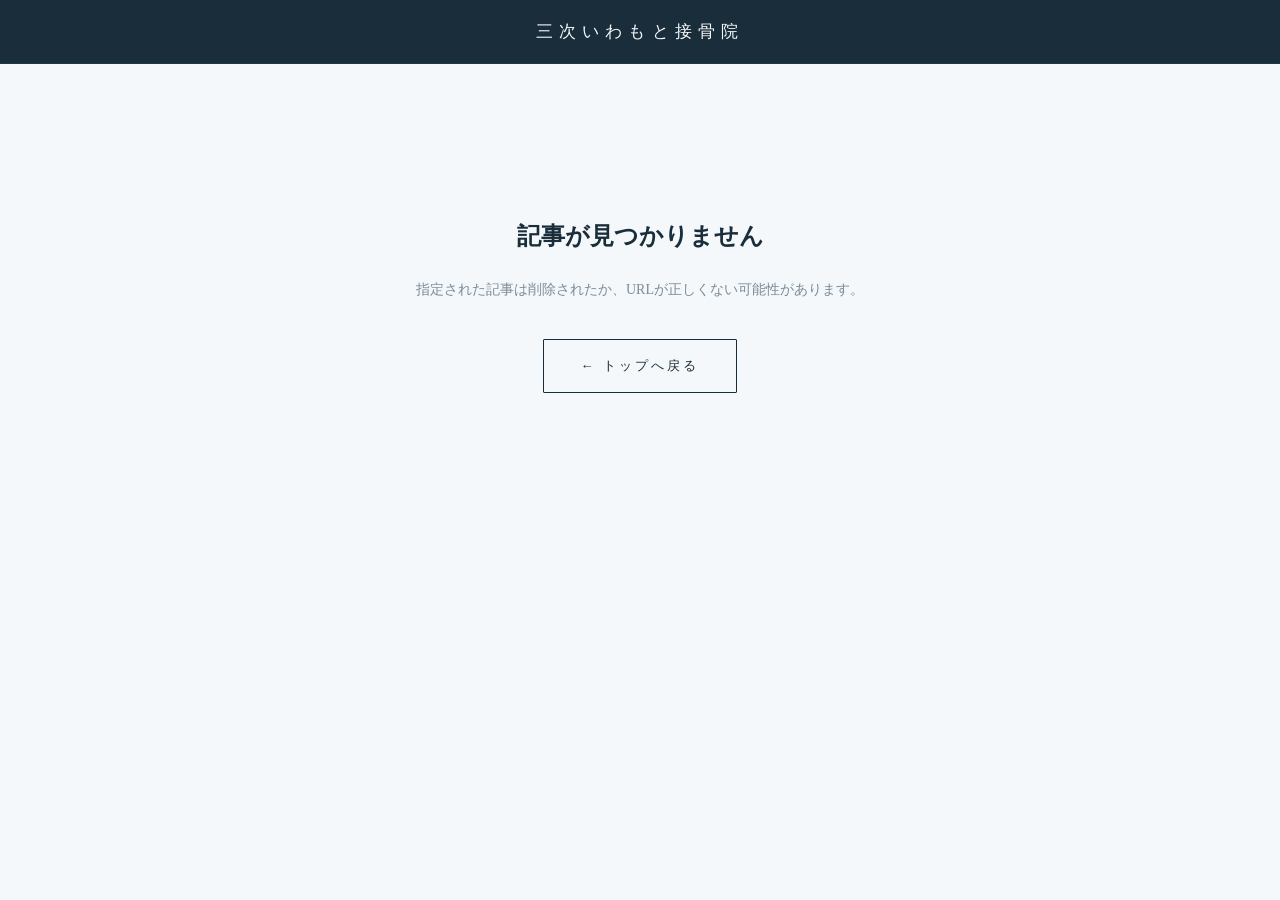
<file: blog/index.html>
<!DOCTYPE html>
<!-- ============================================================
     blog/index.html — ブログ詳細ページ（動的テンプレート）
     三次いわもと接骨院
     ============================================================ -->
<html lang="ja">
<head>
<meta charset="UTF-8">
<meta name="viewport" content="width=device-width,initial-scale=1,viewport-fit=cover">
<meta name="theme-color" content="#1A2D3A">
<title>三次いわもと接骨院 ブログ</title>
<meta name="description" content="三次いわもと接骨院 からのお知らせ・最新情報">
<meta http-equiv="content-language" content="ja">

<!-- OGP（JS で動的に上書き） -->
<meta property="og:type" content="article">
<meta property="og:site_name" content="三次いわもと接骨院">
<meta property="og:locale" content="ja_JP">
<meta property="og:image" content="https://miyoshi-iwamoto.search-mania.net/ogp.svg">
<meta name="twitter:card" content="summary_large_image">

<link rel="icon" type="image/svg+xml" href="/favicon.svg">

<style>
*{margin:0;padding:0;box-sizing:border-box}
body{
  background:#F5F8FA;
  color:#1A2D3A;
  font-family:'Noto Sans JP','Hiragino Sans',sans-serif;
  line-height:1.85;
  -webkit-font-smoothing:antialiased;
  -moz-osx-font-smoothing:grayscale;
}
header{
  background:#1A2D3A;
  padding:16px 20px;
  text-align:center;
  border-bottom:1px solid rgba(29,106,142,.2);
  position:sticky;top:0;z-index:10;
}
header a{
  color:#F5F8FA;
  text-decoration:none;
  font-size:17px;
  letter-spacing:.36em;
  font-family:'Noto Serif JP',serif;
  font-weight:500;
}
.wrap{
  max-width:720px;
  margin:60px auto;
  padding:0 24px 80px;
}
.loading{
  text-align:center;padding:120px 0;
  color:#7A8C99;font-size:13px;letter-spacing:.2em;
}
.loading::after{
  content:'読 み 込 み 中 …';
  display:block;animation:fade 1.4s ease-in-out infinite;
}
@keyframes fade{0%,100%{opacity:.4}50%{opacity:1}}

.card{
  background:#fff;
  border-radius:2px;
  overflow:hidden;
  box-shadow:0 6px 28px rgba(0,0,0,.08);
}
.card img{
  width:100%;
  display:block;
  max-height:480px;
  object-fit:cover;
}
.card-body{padding:36px 38px 44px}
.card .date{
  font-size:11px;
  color:#7A8C99;
  letter-spacing:.24em;
  font-family:'Noto Serif JP',serif;
  display:block;
}
.card h1{
  margin:14px 0 28px;
  font-size:22px;
  line-height:1.7;
  font-weight:600;
  font-family:'Noto Serif JP',serif;
  color:#1A2D3A;
  letter-spacing:.04em;
}
.card .text{
  font-size:15px;
  line-height:2.05;
  white-space:pre-wrap;
  color:#3D5568;
  word-break:break-word;
}

.back-wrap{margin-top:52px;text-align:center}
.back-btn{
  display:inline-block;
  padding:14px 36px;
  border:1.5px solid #1A2D3A;
  color:#1A2D3A;
  text-decoration:none;
  border-radius:1px;
  font-size:13px;
  letter-spacing:.24em;
  font-family:'Noto Serif JP',serif;
  transition:all .35s ease;
}
.back-btn:hover{background:#1A2D3A;color:#F5F8FA}

.not-found{
  text-align:center;padding:90px 24px;
  font-family:'Noto Serif JP',serif;
}
.not-found h1{font-size:24px;margin-bottom:18px;color:#1A2D3A}
.not-found p{font-size:14px;color:#7A8C99;margin-bottom:36px;line-height:1.9}

.produced-by{
  text-align:center;
  margin-top:64px;
  font-size:10px;
  letter-spacing:.28em;
  color:rgba(26,45,58,.4);
  text-transform:uppercase;
  font-family:'Noto Serif JP',serif;
}
.produced-by a{color:rgba(26,45,58,.6);text-decoration:none;transition:color .3s ease}
.produced-by a:hover{color:#1D6A8E}

@media (max-width:600px){
  .wrap{margin:30px auto;padding:0 16px 60px}
  .card-body{padding:26px 22px 32px}
  .card h1{font-size:19px;margin:12px 0 22px}
  .card .text{font-size:14.5px;line-height:1.95}
  header a{font-size:14px;letter-spacing:.28em}
  .back-btn{padding:13px 28px;font-size:12px}
}
</style>
</head>
<body>

<header><a href="https://miyoshi-iwamoto.search-mania.net/">三次いわもと接骨院</a></header>

<div class="wrap" id="root">
  <div class="loading"></div>
</div>

<script>
const GAS_URL    = 'https://script.google.com/macros/s/AKfycbxUwihW8aNDP76Q6m3pU-FQErcWdZW39btbKklAQ1mjaikfJ6UDTV_s7yxn5y3P2YZg/exec';
const SITE_URL   = 'https://miyoshi-iwamoto.search-mania.net';
const STORE_NAME = '三次いわもと接骨院';

function esc(s) {
  return String(s || '')
    .replace(/&/g, '&amp;').replace(/</g, '&lt;')
    .replace(/>/g, '&gt;').replace(/"/g, '&quot;');
}

function fmtDate(s) {
  if (!s) return '';
  const m = String(s).match(/^(\d{4})-(\d{2})-(\d{2})/);
  return m ? m[1] + '.' + m[2] + '.' + m[3] : String(s);
}

function driveImg(url) {
  if (!url) return '';
  const s = String(url).trim();
  const m1 = s.match(/\/d\/([a-zA-Z0-9_-]{20,})/);
  if (m1) return 'https://lh3.googleusercontent.com/d/' + m1[1];
  const m3 = s.match(/[?&]id=([a-zA-Z0-9_-]{20,})/);
  if (m3) return 'https://lh3.googleusercontent.com/d/' + m3[1];
  const m2 = s.match(/lh3\.googleusercontent\.com\/d\/([a-zA-Z0-9_-]{20,})/);
  if (m2) return 'https://lh3.googleusercontent.com/d/' + m2[1];
  if (s.startsWith('http')) return s;
  return s;
}

function getSlug() {
  const params = new URLSearchParams(location.search);
  if (params.get('post')) return params.get('post');
  const m = location.pathname.match(/\/blog\/([^\/]+)\/?$/);
  return m ? m[1] : '';
}

function getN() {
  const params = new URLSearchParams(location.search);
  const n = params.get('n');
  return (n !== null && n !== '') ? parseInt(n, 10) : -1;
}

function findBySlug(items, slug, n) {
  if (!Array.isArray(items)) return null;
  // ① インデックス優先（同日・同URL記事が複数ある場合のtiebreaker）
  if (n >= 0 && n < items.length && items[n]) return items[n];
  if (!slug) return null;
  // ② URLスラッグで照合
  return items.find(function(b) {
    if (!b) return false;
    if (b.url && (
      b.url.indexOf('/blog/' + slug + '/') !== -1 ||
      b.url.indexOf('/blog/' + slug) !== -1
    )) return true;
    // ③ 日付完全一致のみ（slug.indexOf(d)は同日別記事と誤マッチするため除外）
    if (b.date) {
      const d = String(b.date).replace(/[\/\.]/g, '-').replace(/[^0-9-]/g, '');
      if (d === slug) return true;
    }
    return false;
  }) || null;
}

function updateMeta(title, desc, imgUrl) {
  document.title = title + ' | ' + STORE_NAME;

  const m1 = document.querySelector('meta[name="description"]');
  if (m1) m1.setAttribute('content', desc);

  function upsertMeta(attrName, attrValue, contentValue) {
    let el = document.querySelector('meta[' + attrName + '="' + attrValue + '"]');
    if (!el) {
      el = document.createElement('meta');
      el.setAttribute(attrName, attrValue);
      document.head.appendChild(el);
    }
    el.setAttribute('content', contentValue);
  }
  upsertMeta('property', 'og:title', title);
  upsertMeta('property', 'og:description', desc);
  upsertMeta('property', 'og:url', SITE_URL + location.pathname + location.search);
  upsertMeta('name', 'twitter:title', title);
  upsertMeta('name', 'twitter:description', desc);
  if (imgUrl) {
    upsertMeta('property', 'og:image', imgUrl);
    upsertMeta('name', 'twitter:image', imgUrl);
  }

  let canonical = document.querySelector('link[rel="canonical"]');
  if (!canonical) {
    canonical = document.createElement('link');
    canonical.setAttribute('rel', 'canonical');
    document.head.appendChild(canonical);
  }
  canonical.setAttribute('href', SITE_URL + location.pathname + location.search);
}

function render(item) {
  const root = document.getElementById('root');

  if (!item) {
    root.innerHTML =
      '<div class="not-found">' +
        '<h1>記事が見つかりません</h1>' +
        '<p>指定された記事は削除されたか、URLが正しくない可能性があります。</p>' +
        '<a class="back-btn" href="' + esc(SITE_URL) + '/">← トップへ戻る</a>' +
      '</div>';
    document.title = '記事が見つかりません | ' + STORE_NAME;
    return;
  }

  const imgUrl = driveImg(item.image);
  let title = (item.title || '').trim();
  if (!title && item.body) {
    title = String(item.body).split(/[。\n]/)[0].trim();
  }
  if (!title && item.date) {
    title = fmtDate(item.date) + ' の投稿';
  }
  const desc = (item.body || title).slice(0, 120);

  updateMeta(title, desc, imgUrl);
  // BlogPosting structured data (per-article SEO)
  (function() {
    var existing = document.getElementById('blog-jsonld');
    if (existing) existing.remove();
    var sd = document.createElement('script');
    sd.id = 'blog-jsonld'; sd.type = 'application/ld+json';
    sd.textContent = JSON.stringify({
      '@context': 'https://schema.org', '@type': 'BlogPosting',
      'headline': title, 'description': desc,
      'datePublished': item.date || '', 'image': imgUrl || '',
      'url': SITE_URL + location.pathname + location.search,
      'publisher': { '@type': 'Organization', 'name': STORE_NAME, 'url': SITE_URL }
    });
    document.head.appendChild(sd);
  })();
  
  root.innerHTML =
    '<article class="card">' +
      (imgUrl ? '<img src="' + esc(imgUrl) + '" alt="' + esc(title) + '" loading="eager">' : '') +
      '<div class="card-body">' +
        (item.date ? '<span class="date">' + esc(fmtDate(item.date)) + '</span>' : '') +
        '<h1>' + esc(title) + '</h1>' +
        '<p class="text">' + esc(item.body || '') + '</p>' +
      '</div>' +
    '</article>' +
    '<div class="back-wrap">' +
      '<a class="back-btn" href="' + esc(SITE_URL) + '/">← トップへ戻る</a>' +
    '</div>' +
    '<div class="produced-by">' +
      'Produced by <a href="https://search-mania.net/" target="_blank" rel="noopener noreferrer">SearchMania Inc.</a>' +
    '</div>';
}

(function init() {
  const slug = getSlug();
  const n    = getN();
  if (!slug && n < 0) {
    render(null);
    return;
  }

  fetch(GAS_URL + (GAS_URL.indexOf('?') >= 0 ? '&' : '?') + 'blog_all=1')
    .then(function(r) { return r.json(); })
    .then(function(data) {
      const item = findBySlug(data && data.blog, slug, n);
      render(item);
    })
    .catch(function(err) {
      console.warn('CMS fetch error:', err);
      fetch(GAS_URL)
        .then(function(r) { return r.json(); })
        .then(function(data) {
          const item = findBySlug(data && data.blog, slug, n);
          render(item);
        })
        .catch(function() { render(null); });
    });
})();
</script>

</body>
</html>
</file>
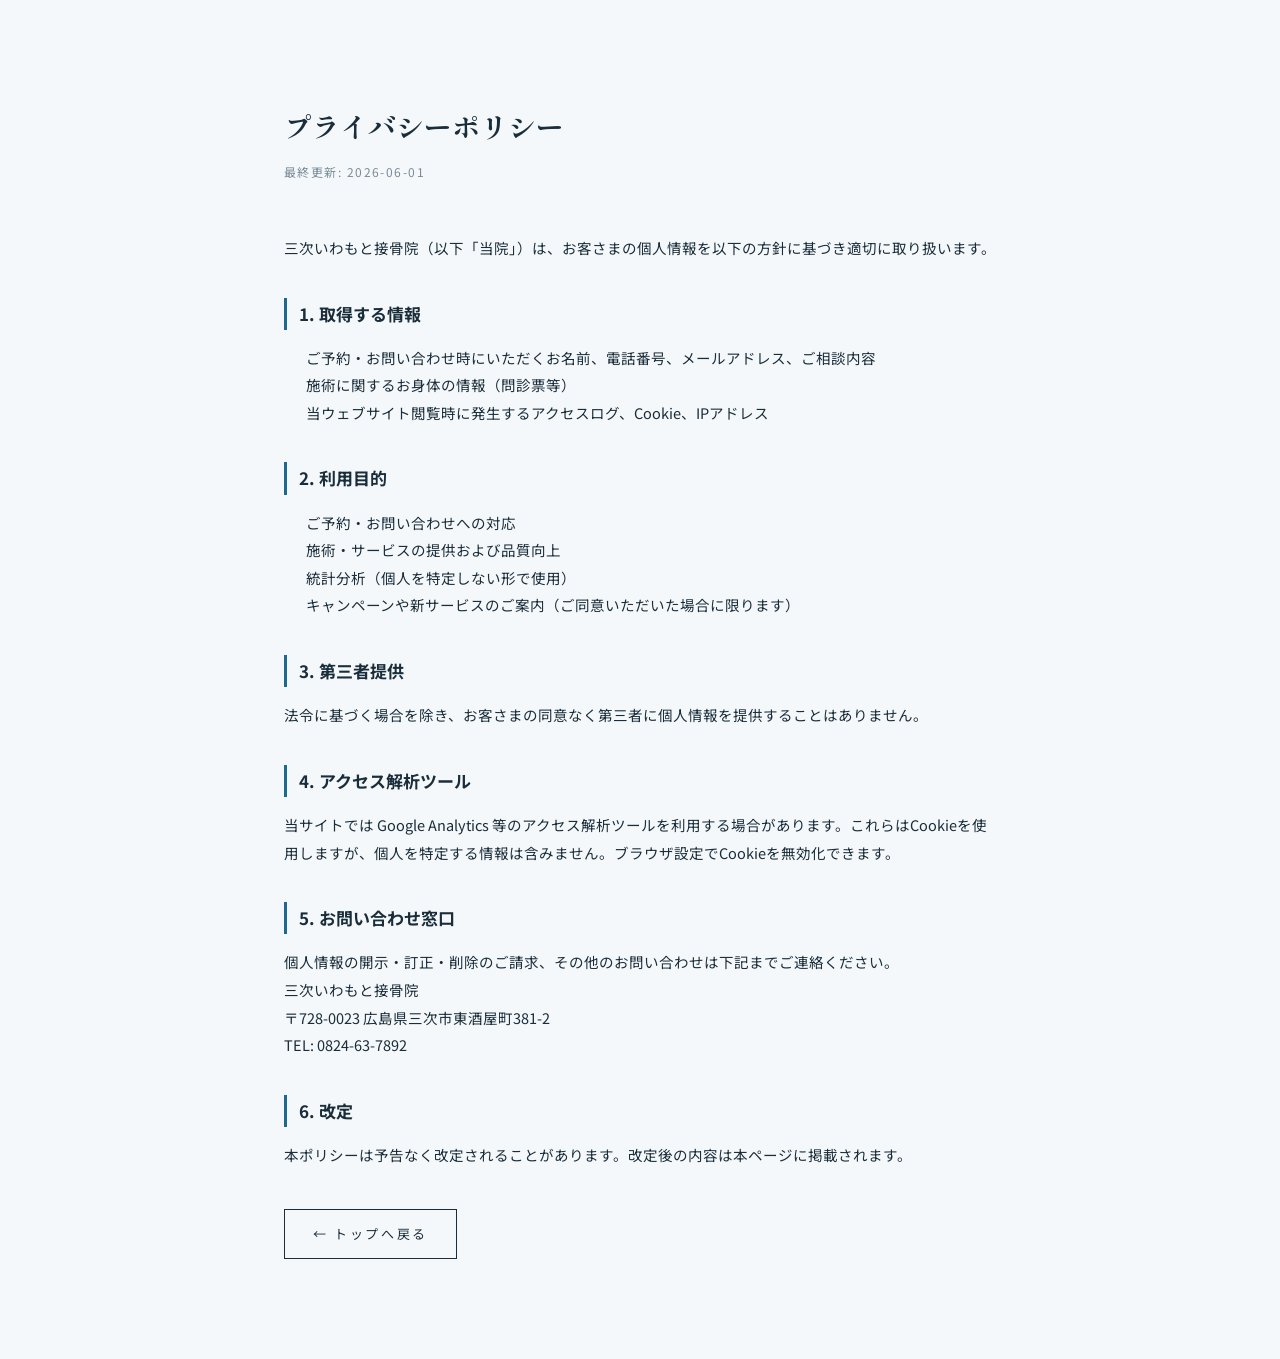
<file: privacy-policy.html>
<!DOCTYPE html>
<html lang="ja">
<head>
<meta charset="UTF-8">
<meta name="viewport" content="width=device-width,initial-scale=1">
<title>プライバシーポリシー | 三次いわもと接骨院</title>
<meta name="description" content="三次いわもと接骨院 のプライバシーポリシー。">
<meta name="robots" content="noindex">
<link rel="stylesheet" href="shared.css">
<style>
  body { background: var(--bg, #F5F8FA); color: var(--ink, #1A2D3A); font-family: var(--sans-jp, sans-serif); line-height: 1.9; }
  .legal-wrap { max-width: 760px; margin: 0 auto; padding: 100px 24px 100px; }
  .legal-wrap h1 { font-size: 28px; margin-bottom: 8px; font-family: var(--serif-jp, serif); }
  .legal-wrap .updated { font-size: 12px; color: var(--muted, #7A8C99); letter-spacing: .12em; margin-bottom: 50px; }
  .legal-wrap h2 { font-size: 17px; margin: 36px 0 14px; padding-left: 12px; border-left: 3px solid var(--accent, #1D6A8E); }
  .legal-wrap p, .legal-wrap li { font-size: 14.5px; }
  .legal-wrap ul { padding-left: 22px; }
  .back-link { display: inline-block; margin-top: 40px; padding: 12px 28px; border: 1px solid currentColor; text-decoration: none; color: inherit; font-size: 13px; letter-spacing: .2em; }
</style>
</head>
<body>
  <div class="legal-wrap">
    <h1>プライバシーポリシー</h1>
    <p class="updated">最終更新: 2026-06-01</p>

    <p>三次いわもと接骨院（以下「当院」）は、お客さまの個人情報を以下の方針に基づき適切に取り扱います。</p>

    <h2>1. 取得する情報</h2>
    <ul>
      <li>ご予約・お問い合わせ時にいただくお名前、電話番号、メールアドレス、ご相談内容</li>
      <li>施術に関するお身体の情報（問診票等）</li>
      <li>当ウェブサイト閲覧時に発生するアクセスログ、Cookie、IPアドレス</li>
    </ul>

    <h2>2. 利用目的</h2>
    <ul>
      <li>ご予約・お問い合わせへの対応</li>
      <li>施術・サービスの提供および品質向上</li>
      <li>統計分析（個人を特定しない形で使用）</li>
      <li>キャンペーンや新サービスのご案内（ご同意いただいた場合に限ります）</li>
    </ul>

    <h2>3. 第三者提供</h2>
    <p>法令に基づく場合を除き、お客さまの同意なく第三者に個人情報を提供することはありません。</p>

    <h2>4. アクセス解析ツール</h2>
    <p>当サイトでは Google Analytics 等のアクセス解析ツールを利用する場合があります。これらはCookieを使用しますが、個人を特定する情報は含みません。ブラウザ設定でCookieを無効化できます。</p>

    <h2>5. お問い合わせ窓口</h2>
    <p>個人情報の開示・訂正・削除のご請求、その他のお問い合わせは下記までご連絡ください。</p>
    <p>
      三次いわもと接骨院<br>
      〒728-0023 広島県三次市東酒屋町381-2<br>
      TEL: 0824-63-7892
    </p>

    <h2>6. 改定</h2>
    <p>本ポリシーは予告なく改定されることがあります。改定後の内容は本ページに掲載されます。</p>

    <a href="/" class="back-link">← トップへ戻る</a>
  </div>
</body>
</html>
</file>
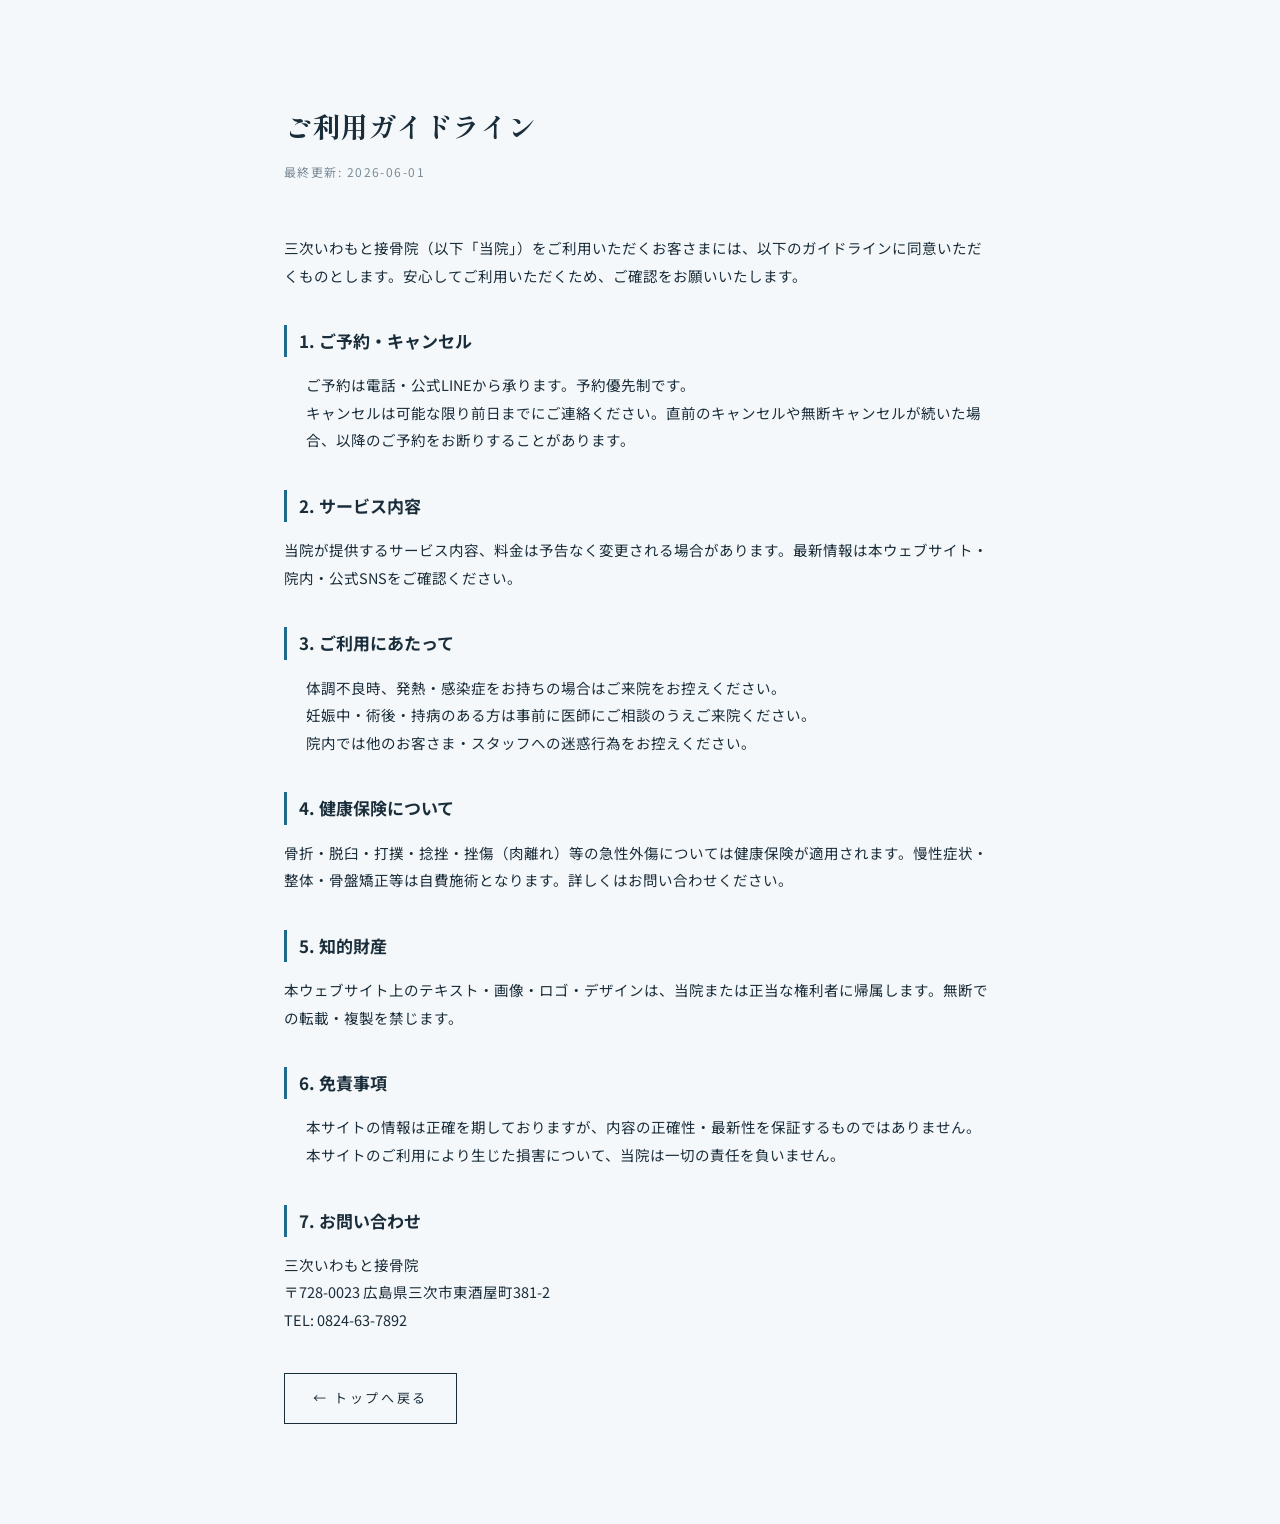
<file: terms.html>
<!DOCTYPE html>
<html lang="ja">
<head>
<meta charset="UTF-8">
<meta name="viewport" content="width=device-width,initial-scale=1">
<title>ご利用ガイドライン | 三次いわもと接骨院</title>
<meta name="description" content="三次いわもと接骨院 のご利用にあたってのガイドライン。">
<meta name="robots" content="noindex">
<link rel="stylesheet" href="shared.css">
<style>
  body { background: var(--bg, #F5F8FA); color: var(--ink, #1A2D3A); font-family: var(--sans-jp, sans-serif); line-height: 1.9; }
  .legal-wrap { max-width: 760px; margin: 0 auto; padding: 100px 24px 100px; }
  .legal-wrap h1 { font-size: 28px; margin-bottom: 8px; font-family: var(--serif-jp, serif); }
  .legal-wrap .updated { font-size: 12px; color: var(--muted, #7A8C99); letter-spacing: .12em; margin-bottom: 50px; }
  .legal-wrap h2 { font-size: 17px; margin: 36px 0 14px; padding-left: 12px; border-left: 3px solid var(--accent, #1D6A8E); }
  .legal-wrap p, .legal-wrap li { font-size: 14.5px; }
  .legal-wrap ul { padding-left: 22px; }
  .back-link { display: inline-block; margin-top: 40px; padding: 12px 28px; border: 1px solid currentColor; text-decoration: none; color: inherit; font-size: 13px; letter-spacing: .2em; }
</style>
</head>
<body>
  <div class="legal-wrap">
    <h1>ご利用ガイドライン</h1>
    <p class="updated">最終更新: 2026-06-01</p>

    <p>三次いわもと接骨院（以下「当院」）をご利用いただくお客さまには、以下のガイドラインに同意いただくものとします。安心してご利用いただくため、ご確認をお願いいたします。</p>

    <h2>1. ご予約・キャンセル</h2>
    <ul>
      <li>ご予約は電話・公式LINEから承ります。予約優先制です。</li>
      <li>キャンセルは可能な限り前日までにご連絡ください。直前のキャンセルや無断キャンセルが続いた場合、以降のご予約をお断りすることがあります。</li>
    </ul>

    <h2>2. サービス内容</h2>
    <p>当院が提供するサービス内容、料金は予告なく変更される場合があります。最新情報は本ウェブサイト・院内・公式SNSをご確認ください。</p>

    <h2>3. ご利用にあたって</h2>
    <ul>
      <li>体調不良時、発熱・感染症をお持ちの場合はご来院をお控えください。</li>
      <li>妊娠中・術後・持病のある方は事前に医師にご相談のうえご来院ください。</li>
      <li>院内では他のお客さま・スタッフへの迷惑行為をお控えください。</li>
    </ul>

    <h2>4. 健康保険について</h2>
    <p>骨折・脱臼・打撲・捻挫・挫傷（肉離れ）等の急性外傷については健康保険が適用されます。慢性症状・整体・骨盤矯正等は自費施術となります。詳しくはお問い合わせください。</p>

    <h2>5. 知的財産</h2>
    <p>本ウェブサイト上のテキスト・画像・ロゴ・デザインは、当院または正当な権利者に帰属します。無断での転載・複製を禁じます。</p>

    <h2>6. 免責事項</h2>
    <ul>
      <li>本サイトの情報は正確を期しておりますが、内容の正確性・最新性を保証するものではありません。</li>
      <li>本サイトのご利用により生じた損害について、当院は一切の責任を負いません。</li>
    </ul>

    <h2>7. お問い合わせ</h2>
    <p>
      三次いわもと接骨院<br>
      〒728-0023 広島県三次市東酒屋町381-2<br>
      TEL: 0824-63-7892
    </p>

    <a href="/" class="back-link">← トップへ戻る</a>
  </div>
</body>
</html>
</file>
<file: shared.css>
/* ============================================================
   shared.css — 三次いわもと接骨院
   Theme: Clean & Trust (整体・接骨院)
   Fonts: Shippori Mincho + Noto Sans JP
   ============================================================ */

/* Google Fonts */
@import url('https://fonts.googleapis.com/css2?family=Shippori+Mincho:wght@400;600&family=Noto+Sans+JP:wght@400;500;700&display=swap');

/* ============================================================
   CSS Variables
   ============================================================ */
:root {
  --bg:           #F5F8FA;
  --bg-2:         #EBF3F8;
  --bg-dark:      #1A2D3A;
  --bg-dark-2:    #243D4F;
  --ink:          #1A2D3A;
  --ink-soft:     #3D5568;
  --accent:       #1D6A8E;
  --accent-soft:  #3A8CB0;
  --accent-faded: rgba(29,106,142,.15);
  --green:        #2D8A5E;
  --green-soft:   #3EAA77;
  --muted:        #7A8C99;
  --white:        #FFFFFF;
  --serif-jp:     'Shippori Mincho', 'Hiragino Mincho ProN', serif;
  --sans-jp:      'Noto Sans JP', 'Hiragino Sans', sans-serif;
  --gold:         #1D6A8E;
  --cream:        #F5F8FA;
}

/* ============================================================
   Reset & Base
   ============================================================ */
*, *::before, *::after {
  box-sizing: border-box;
  margin: 0;
  padding: 0;
}

html {
  scroll-behavior: smooth;
}

body {
  background: var(--bg);
  color: var(--ink);
  font-family: var(--sans-jp);
  -webkit-font-smoothing: antialiased;
  -moz-osx-font-smoothing: grayscale;
  line-height: 1.6;
}

img {
  max-width: 100%;
  display: block;
}

a {
  color: inherit;
}

ul, ol {
  list-style: none;
}

button {
  font-family: var(--sans-jp);
}

/* ============================================================
   Navigation
   ============================================================ */
.nav {
  position: fixed;
  top: 0;
  left: 0;
  right: 0;
  z-index: 100;
  padding: 0 24px;
  height: 64px;
  display: flex;
  align-items: center;
  justify-content: space-between;
  transition: background .3s, box-shadow .3s;
}

.nav.scrolled {
  background: rgba(255,255,255,.95);
  box-shadow: 0 1px 12px rgba(0,0,0,.06);
}

.nav .brand {
  display: flex;
  flex-direction: column;
  gap: 2px;
  text-decoration: none;
  color: inherit;
}

.nav .brand .ja {
  font-family: var(--serif-jp);
  font-size: 16px;
  letter-spacing: .2em;
  line-height: 1.2;
}

.nav .brand .en {
  font-size: 10px;
  letter-spacing: .3em;
  color: var(--muted);
  text-transform: uppercase;
  line-height: 1.2;
}

.nav .links {
  display: flex;
  gap: 28px;
  list-style: none;
  align-items: center;
}

.nav .links a {
  font-size: 13px;
  text-decoration: none;
  color: var(--ink);
  letter-spacing: .14em;
  transition: color .2s;
}

.nav .links a:hover {
  color: var(--accent);
}

.nav .btn-tel {
  display: inline-flex;
  align-items: center;
  gap: 6px;
  padding: 9px 20px;
  background: var(--accent);
  color: var(--white);
  font-size: 13px;
  letter-spacing: .14em;
  border: none;
  border-radius: 2px;
  cursor: pointer;
  text-decoration: none;
  font-family: var(--sans-jp);
  transition: background .2s;
}

.nav .btn-tel:hover {
  background: var(--accent-soft);
}

/* Hamburger (mobile) */
.nav-hamburger {
  display: none;
  flex-direction: column;
  gap: 5px;
  cursor: pointer;
  padding: 4px;
  background: none;
  border: none;
}

.nav-hamburger span {
  display: block;
  width: 24px;
  height: 2px;
  background: var(--ink);
  transition: transform .3s, opacity .3s;
}

.nav-hamburger.open span:nth-child(1) { transform: translateY(7px) rotate(45deg); }
.nav-hamburger.open span:nth-child(2) { opacity: 0; }
.nav-hamburger.open span:nth-child(3) { transform: translateY(-7px) rotate(-45deg); }

/* Mobile nav drawer */
.nav-drawer {
  display: none;
  position: fixed;
  top: 64px;
  left: 0;
  right: 0;
  background: rgba(255,255,255,.98);
  box-shadow: 0 8px 24px rgba(0,0,0,.1);
  padding: 20px 24px 28px;
  z-index: 99;
}

.nav-drawer.open {
  display: block;
}

.nav-drawer ul {
  list-style: none;
  display: flex;
  flex-direction: column;
  gap: 0;
}

.nav-drawer ul li a {
  display: block;
  padding: 14px 0;
  font-size: 14px;
  letter-spacing: .14em;
  text-decoration: none;
  color: var(--ink);
  border-bottom: 1px solid var(--bg-2);
  transition: color .2s;
}

.nav-drawer ul li a:hover {
  color: var(--accent);
}

@media (max-width: 768px) {
  .nav .links {
    display: none;
  }

  .nav-hamburger {
    display: flex;
  }

  .nav .btn-tel {
    font-size: 12px;
    padding: 8px 14px;
    letter-spacing: .08em;
  }
}

/* ============================================================
   Hero
   ============================================================ */
.hero {
  min-height: 100vh;
  display: flex;
  flex-direction: column;
  justify-content: center;
  background: var(--bg-dark);
  color: var(--white);
  padding: 120px 40px 80px;
  position: relative;
  overflow: hidden;
}

.hero-inner {
  max-width: 1200px;
  margin: 0 auto;
  width: 100%;
  display: grid;
  grid-template-columns: 1fr 1fr;
  gap: 60px;
  align-items: center;
}

.hero-copy {
  /* left column */
}

.h-eyebrow {
  font-size: 11px;
  letter-spacing: .4em;
  color: var(--muted);
  text-transform: uppercase;
  display: flex;
  align-items: center;
  gap: 16px;
  margin-bottom: 24px;
}

.h-eyebrow::before {
  content: '';
  width: 32px;
  height: 1px;
  background: var(--accent-soft);
  flex-shrink: 0;
}

.hero h1 {
  font-family: var(--serif-jp);
  font-size: clamp(32px, 4.5vw, 54px);
  line-height: 1.55;
  letter-spacing: .06em;
  font-weight: 600;
}

.h-sub {
  font-size: 15px;
  color: rgba(255,255,255,.7);
  margin: 16px 0 36px;
  line-height: 1.8;
}

.h-actions {
  display: flex;
  gap: 16px;
  flex-wrap: wrap;
}

/* Buttons */
.btn {
  padding: 15px 32px;
  font-size: 13px;
  letter-spacing: .2em;
  border-radius: 2px;
  cursor: pointer;
  display: inline-flex;
  align-items: center;
  gap: 8px;
  font-family: var(--sans-jp);
  text-decoration: none;
  transition: background .2s, border-color .2s, opacity .2s;
  white-space: nowrap;
}

.btn-primary {
  background: var(--accent);
  color: var(--white);
  border: none;
}

.btn-primary:hover {
  background: var(--accent-soft);
}

.btn-outline {
  background: transparent;
  color: var(--white);
  border: 1.5px solid rgba(255,255,255,.5);
}

.btn-outline:hover {
  border-color: var(--white);
}

.btn-white {
  background: var(--white);
  color: var(--accent);
  border: none;
  font-weight: 500;
}

.btn-white:hover {
  opacity: .9;
}

.h-meta {
  display: flex;
  gap: 24px;
  margin-top: 40px;
  padding-top: 28px;
  border-top: 1px solid rgba(255,255,255,.12);
  flex-wrap: wrap;
}

.h-meta-item {
  display: flex;
  flex-direction: column;
  gap: 4px;
}

.h-meta-item .label {
  font-size: 10px;
  letter-spacing: .3em;
  color: var(--muted);
  text-transform: uppercase;
}

.h-meta-item .value {
  font-family: var(--serif-jp);
  font-size: 16px;
  letter-spacing: .06em;
}

/* Hero photos grid */
.hero-photos {
  display: grid;
  grid-template-columns: 1fr 1fr;
  grid-template-rows: 150px 200px 150px;
  gap: 8px;
}

.hero-photos .photo-1 {
  grid-row: 1 / 2;
  position: relative;
}

.hero-photos .photo-2 {
  grid-row: 1 / 3;
  position: relative;
}

.hero-photos .photo-3 {
  grid-row: 2 / 4;
  position: relative;
}

.hero-photos .photo-4 {
  grid-row: 3 / 4;
}

.hero-photos > div {
  background: var(--bg-dark-2);
  border-radius: 2px;
  overflow: hidden;
  position: relative;
}

.hero-photos > div img {
  width: 100%;
  height: 100%;
  object-fit: cover;
}

/* Hero photo skeleton shimmer (cms-loading) */
.hero-photos > div.cms-loading::after {
  content: '';
  position: absolute;
  inset: 0;
  background: linear-gradient(90deg, transparent 0%, rgba(29,106,142,.12) 40%, rgba(29,106,142,.2) 50%, rgba(29,106,142,.12) 60%, transparent 100%);
  background-size: 250% 100%;
  animation: skel-shimmer 2s ease-in-out infinite;
}

/* ============================================================
   Section Common
   ============================================================ */
section {
  padding: 96px 40px;
}

.sec-head {
  text-align: center;
  margin-bottom: 64px;
}

.eyebrow {
  font-size: 11px;
  letter-spacing: .4em;
  text-transform: uppercase;
  color: var(--accent);
  display: block;
  margin-bottom: 14px;
}

.eyebrow.dual {
  display: flex;
  align-items: center;
  justify-content: center;
  gap: 12px;
  font-size: 11px;
  letter-spacing: .4em;
  text-transform: uppercase;
  color: var(--accent);
  margin-bottom: 14px;
}

.eyebrow.dual::before,
.eyebrow.dual::after {
  content: '';
  width: 24px;
  height: 1px;
  background: var(--accent-soft);
}

.section-title {
  font-family: var(--serif-jp);
  font-size: clamp(26px, 3.5vw, 38px);
  letter-spacing: .06em;
  line-height: 1.5;
}

.section-subtitle {
  font-size: 13px;
  letter-spacing: .36em;
  color: var(--muted);
  margin-top: 12px;
}

/* ============================================================
   About
   ============================================================ */
.about-inner {
  max-width: 1100px;
  margin: 0 auto;
  display: grid;
  grid-template-columns: 1fr 1fr;
  gap: 72px;
  align-items: start;
}

.about-text p {
  font-size: 15px;
  line-height: 2.1;
  margin-bottom: 20px;
}

.about-text p:last-child {
  margin-bottom: 0;
}

.about-quote {
  padding: 24px 28px;
  border-left: 3px solid var(--accent);
  font-family: var(--serif-jp);
  font-size: 17px;
  line-height: 1.9;
  color: var(--ink-soft);
  margin: 32px 0;
  background: var(--bg-2);
}

.about-photos {
  display: grid;
  grid-template-columns: 1fr;
  grid-template-rows: 240px 160px;
  gap: 8px;
}

.about-photos img {
  width: 100%;
  height: 100%;
  object-fit: cover;
  border-radius: 2px;
}

/* ============================================================
   Menu / Service
   ============================================================ */
.menu-section {
  background: var(--bg-dark);
  color: var(--white);
}

.menu-grid {
  display: grid;
  grid-template-columns: repeat(3, 1fr);
  gap: 1px;
  background: rgba(255,255,255,.08);
  max-width: 1100px;
  margin: 0 auto;
}

.menu-card {
  background: var(--bg-dark);
  padding: 32px 28px;
  transition: background .3s;
}

.menu-card:hover {
  background: var(--bg-dark-2);
}

.menu-card .name {
  font-family: var(--serif-jp);
  font-size: 18px;
  letter-spacing: .04em;
  margin-bottom: 8px;
}

.menu-card .price {
  font-size: 22px;
  color: var(--accent-soft);
  font-family: var(--serif-jp);
  letter-spacing: .04em;
}

.menu-card .best {
  font-size: 10px;
  letter-spacing: .3em;
  color: var(--green-soft);
  text-transform: uppercase;
  margin-bottom: 12px;
}

.menu-card .desc {
  font-size: 13px;
  color: rgba(255,255,255,.6);
  line-height: 1.8;
  margin-top: 12px;
}

/* Menu skeleton */
.menu-skel {
  background: #243D4F;
  border: 1px solid rgba(29,106,142,.12);
  border-radius: 2px;
  min-height: 230px;
  position: relative;
  overflow: hidden;
}

.menu-skel::after {
  content: '';
  position: absolute;
  inset: 0;
  background: linear-gradient(90deg, transparent 0%, rgba(29,106,142,.1) 40%, rgba(29,106,142,.18) 50%, rgba(29,106,142,.1) 60%, transparent 100%);
  background-size: 250% 100%;
  animation: skel-shimmer 2s ease-in-out infinite;
}

/* ============================================================
   Features
   ============================================================ */
.features-section {
  background: var(--bg-2);
}

.features-list {
  display: grid;
  grid-template-columns: repeat(3, 1fr);
  gap: 32px;
  max-width: 1100px;
  margin: 0 auto;
}

.feature-item {
  padding: 32px 28px;
  background: var(--white);
  border-radius: 2px;
  border-top: 3px solid var(--accent);
}

.feature-item .num {
  font-size: 38px;
  font-family: var(--serif-jp);
  color: var(--accent-faded);
  font-weight: 600;
  line-height: 1;
}

.feature-item .title {
  font-family: var(--serif-jp);
  font-size: 17px;
  margin: 12px 0 10px;
  letter-spacing: .04em;
}

.feature-item .desc {
  font-size: 13px;
  color: var(--ink-soft);
  line-height: 1.85;
}

/* ============================================================
   For You
   ============================================================ */
.for-you-grid {
  display: grid;
  grid-template-columns: repeat(2, 1fr);
  gap: 24px;
  max-width: 900px;
  margin: 0 auto;
}

.for-you-card {
  display: flex;
  align-items: flex-start;
  gap: 20px;
  padding: 28px;
  background: var(--white);
  border-radius: 2px;
  box-shadow: 0 4px 20px rgba(0,0,0,.06);
}

.for-you-card .icon {
  width: 48px;
  height: 48px;
  border-radius: 50%;
  background: var(--accent-faded);
  display: flex;
  align-items: center;
  justify-content: center;
  flex-shrink: 0;
}

.for-you-card .icon svg {
  width: 22px;
  height: 22px;
  stroke: var(--accent);
  fill: none;
}

.for-you-card .label {
  font-family: var(--serif-jp);
  font-size: 17px;
  margin-bottom: 8px;
}

.for-you-card .cap {
  font-size: 13px;
  color: var(--ink-soft);
  line-height: 1.8;
}

/* ============================================================
   Reviews
   ============================================================ */
.reviews-section {
  background: var(--bg);
}

.reviews-grid {
  display: grid;
  grid-template-columns: repeat(3, 1fr);
  grid-auto-rows: 1fr;
  gap: 24px;
  max-width: 1100px;
  margin: 0 auto;
  align-items: stretch;
}

.review {
  background: var(--white);
  padding: 28px;
  border-radius: 2px;
  box-shadow: 0 4px 20px rgba(0,0,0,.06);
  display: flex;
  flex-direction: column;
  height: 100%;
  min-height: 280px;
}

.review .stars {
  color: var(--accent);
  font-size: 16px;
  letter-spacing: 2px;
  margin-bottom: 14px;
}

.review .body {
  font-size: 14px;
  line-height: 1.9;
  color: var(--ink-soft);
  flex: 1;
  display: -webkit-box;
  -webkit-line-clamp: 8;
  line-clamp: 8;
  -webkit-box-orient: vertical;
  overflow: hidden;
}

.review .meta {
  display: flex;
  justify-content: space-between;
  margin-top: 16px;
  padding-top: 12px;
  border-top: 1px solid var(--bg-2);
}

.review .name {
  font-size: 13px;
  font-weight: 500;
}

.review .date {
  font-size: 11px;
  color: var(--muted);
  letter-spacing: .12em;
}

.review-cta {
  background: var(--bg-2);
  border: none;
  cursor: pointer;
  text-decoration: none;
  color: var(--ink);
  text-align: center;
  justify-content: center;
  display: flex;
  flex-direction: column;
  align-items: center;
  gap: 8px;
  font-size: 13px;
  letter-spacing: .2em;
  transition: background .2s;
}

.review-cta:hover {
  background: var(--bg);
}

/* Review skeleton */
.review-skel {
  background: #f0f5f8;
  border: 1px solid rgba(29,106,142,.08);
  border-radius: 2px;
  height: 300px;
  position: relative;
  overflow: hidden;
}

.review-skel::after {
  content: '';
  position: absolute;
  inset: 0;
  background: linear-gradient(90deg, transparent 0%, rgba(29,106,142,.06) 40%, rgba(29,106,142,.1) 50%, rgba(29,106,142,.06) 60%, transparent 100%);
  background-size: 250% 100%;
  animation: skel-shimmer 2s ease-in-out infinite;
}

/* ============================================================
   Blog
   ============================================================ */
#blog {
  background: var(--bg-2);
}

.wall {
  display: grid;
  grid-template-columns: repeat(4, 1fr);
  gap: 24px;
  max-width: 1200px;
  margin: 0 auto;
}

.blog-card {
  background: var(--white);
  border-radius: 2px;
  overflow: hidden;
  cursor: pointer;
  position: relative;
  box-shadow: 0 4px 20px rgba(0,0,0,.06);
  transition: box-shadow .3s, transform .3s;
}

.blog-card:hover {
  box-shadow: 0 8px 32px rgba(0,0,0,.1);
  transform: translateY(-2px);
}

.blog-card:hover .cap {
  text-decoration: underline;
}

a.blog-card {
  color: inherit;
  text-decoration: none;
  display: block;
}

.tape {
  height: 3px;
  background: var(--accent);
  width: 100%;
}

.blog-card .image {
  height: 180px;
  overflow: hidden;
}

.blog-card .image img {
  width: 100%;
  height: 100%;
  object-fit: cover;
  transition: transform .4s;
}

.blog-card:hover .image img {
  transform: scale(1.04);
}

.blog-card .body {
  padding: 20px;
}

.blog-card .date {
  font-size: 11px;
  letter-spacing: .24em;
  color: var(--muted);
  display: block;
  margin-bottom: 8px;
}

.blog-card .cap {
  font-size: 14px;
  line-height: 1.7;
  font-family: var(--serif-jp);
  font-weight: 600;
}

.blog-card .cta-lbl {
  font-size: 11px;
  color: var(--accent);
  letter-spacing: .2em;
  display: block;
  margin-top: 12px;
}

/* Blog cms-loading skeleton */
.blog-card.cms-loading {
  min-height: 200px;
  position: relative;
  overflow: hidden;
}

.blog-card.cms-loading::after {
  content: '';
  position: absolute;
  inset: 0;
  background: linear-gradient(90deg, transparent 0%, rgba(29,106,142,.06) 40%, rgba(29,106,142,.1) 50%, rgba(29,106,142,.06) 60%, transparent 100%);
  background-size: 250% 100%;
  animation: skel-shimmer 2s ease-in-out infinite;
}

/* ============================================================
   Access
   ============================================================ */
.access-section {
  background: var(--bg-dark);
  color: var(--white);
}

.access-inner {
  max-width: 1100px;
  margin: 0 auto;
  display: grid;
  grid-template-columns: 1fr 1fr;
  gap: 64px;
  align-items: start;
}

.map-wrap {
  border-radius: 2px;
  overflow: hidden;
  height: 380px;
}

.map-wrap iframe {
  width: 100%;
  height: 100%;
  border: none;
}

.access-info {
  color: rgba(255,255,255,.9);
}

.access-info h3 {
  font-family: var(--serif-jp);
  font-size: 20px;
  letter-spacing: .06em;
  margin-bottom: 20px;
}

.access-address {
  font-size: 15px;
  margin-bottom: 28px;
  line-height: 2;
}

.hours-table {
  width: 100%;
  border-collapse: collapse;
  font-size: 14px;
}

.hours-table th,
.hours-table td {
  padding: 12px 16px;
  text-align: left;
  border-bottom: 1px solid rgba(255,255,255,.08);
}

.hours-table th {
  font-weight: 500;
  color: rgba(255,255,255,.6);
  width: 40%;
}

.hours-table .closed {
  color: var(--muted);
}

/* ============================================================
   SNS
   ============================================================ */
.sns-section {
  background: var(--bg);
}

.sns-list {
  display: flex;
  gap: 20px;
  justify-content: center;
  flex-wrap: wrap;
}

.sns-card {
  padding: 32px 40px;
  background: var(--white);
  border-radius: 2px;
  box-shadow: 0 4px 20px rgba(0,0,0,.06);
  text-align: center;
  text-decoration: none;
  color: var(--ink);
  min-width: 240px;
  transition: box-shadow .3s, transform .2s;
}

.sns-card:hover {
  box-shadow: 0 8px 32px rgba(0,0,0,.1);
  transform: translateY(-2px);
}

.sns-card .platform {
  font-size: 13px;
  letter-spacing: .3em;
  text-transform: uppercase;
  color: var(--muted);
  margin-bottom: 8px;
}

.sns-card .handle {
  font-family: var(--serif-jp);
  font-size: 20px;
  margin-bottom: 8px;
}

.sns-card .desc {
  font-size: 13px;
  color: var(--ink-soft);
}

/* ============================================================
   Reservation
   ============================================================ */
.reservation-section {
  background: var(--accent);
  color: var(--white);
}

.reservation-inner {
  max-width: 900px;
  margin: 0 auto;
  text-align: center;
  padding: 64px 24px;
}

.reservation-inner h2 {
  font-family: var(--serif-jp);
  font-size: clamp(24px, 3vw, 36px);
  letter-spacing: .06em;
  line-height: 1.6;
}

.reservation-inner p {
  font-size: 14px;
  color: rgba(255,255,255,.8);
  margin: 16px 0 0;
  line-height: 1.8;
}

.reservation-options {
  display: flex;
  gap: 24px;
  justify-content: center;
  margin-top: 40px;
  flex-wrap: wrap;
}

.reservation-card {
  padding: 32px 40px;
  background: rgba(255,255,255,.12);
  border: 1px solid rgba(255,255,255,.3);
  border-radius: 2px;
  text-align: center;
  min-width: 240px;
  transition: background .3s;
}

.reservation-card:hover {
  background: rgba(255,255,255,.18);
}

.reservation-card h3 {
  font-family: var(--serif-jp);
  font-size: 20px;
  margin-bottom: 12px;
}

.reservation-card p {
  font-size: 13px;
  opacity: .8;
  margin-bottom: 20px;
}

/* ============================================================
   FAQ
   ============================================================ */
.faq-section {
  background: var(--bg-2);
}

.faq-list {
  max-width: 760px;
  margin: 0 auto;
}

.faq-item {
  border-bottom: 1px solid rgba(29,106,142,.1);
  overflow: hidden;
}

.faq-q {
  display: flex;
  justify-content: space-between;
  align-items: center;
  padding: 24px 0;
  cursor: pointer;
  font-family: var(--serif-jp);
  font-size: 16px;
  letter-spacing: .04em;
  user-select: none;
  gap: 16px;
}

.faq-q::after {
  content: '+';
  font-size: 22px;
  color: var(--accent);
  transition: transform .3s;
  flex-shrink: 0;
}

.faq-item.open .faq-q::after {
  transform: rotate(45deg);
}

.faq-a {
  max-height: 0;
  overflow: hidden;
  transition: max-height .4s ease;
}

.faq-item.open .faq-a {
  max-height: 500px;
}

.faq-a p {
  padding: 0 0 24px;
  font-size: 14px;
  line-height: 1.9;
  color: var(--ink-soft);
}

/* ============================================================
   CTA
   ============================================================ */
.cta-section {
  background: var(--bg-dark);
  color: var(--white);
  text-align: center;
}

.cta-inner {
  max-width: 760px;
  margin: 0 auto;
  padding: 80px 24px;
}

.cta h2 {
  font-family: var(--serif-jp);
  font-size: clamp(24px, 3vw, 36px);
  letter-spacing: .06em;
  line-height: 1.6;
}

.cta .cta-note {
  font-size: 14px;
  color: rgba(255,255,255,.6);
  margin: 16px 0 40px;
  line-height: 1.8;
}

.cta .actions {
  display: flex;
  justify-content: center;
  gap: 16px;
  flex-wrap: wrap;
}

.cta .tel-display {
  font-family: var(--serif-jp);
  font-size: 32px;
  letter-spacing: .1em;
  margin: 24px 0 8px;
  color: var(--accent-soft);
}

.cta .tel-note {
  font-size: 12px;
  color: rgba(255,255,255,.5);
  letter-spacing: .2em;
}

/* ============================================================
   Footer
   ============================================================ */
.footer {
  background: var(--bg-dark);
  color: rgba(255,255,255,.5);
  padding: 48px 40px 32px;
  border-top: 1px solid rgba(255,255,255,.06);
}

.footer-inner {
  max-width: 1100px;
  margin: 0 auto;
  display: flex;
  flex-wrap: wrap;
  gap: 32px;
  justify-content: space-between;
  align-items: flex-start;
}

.footer-brand .ja {
  font-family: var(--serif-jp);
  font-size: 18px;
  letter-spacing: .2em;
  color: rgba(255,255,255,.8);
  margin-bottom: 6px;
}

.footer-brand .en {
  font-size: 10px;
  letter-spacing: .3em;
  color: rgba(255,255,255,.3);
  text-transform: uppercase;
}

.footer-info p {
  font-size: 13px;
  line-height: 1.9;
}

.footer-nav {
  display: flex;
  flex-direction: column;
  gap: 8px;
}

.footer-nav a {
  font-size: 12px;
  letter-spacing: .18em;
  text-decoration: none;
  color: rgba(255,255,255,.4);
  transition: color .2s;
}

.footer-nav a:hover {
  color: rgba(255,255,255,.8);
}

.footer-copy {
  font-size: 11px;
  text-align: center;
  margin-top: 32px;
  padding-top: 24px;
  border-top: 1px solid rgba(255,255,255,.06);
  letter-spacing: .2em;
}

.produced-by {
  text-align: center;
  margin-top: 12px;
  font-size: 10px;
  letter-spacing: .28em;
  color: rgba(255,255,255,.25);
  text-transform: uppercase;
}

.produced-by a {
  color: rgba(255,255,255,.4);
  text-decoration: none;
  transition: color .3s;
}

.produced-by a:hover {
  color: var(--accent-soft);
}

/* ============================================================
   Reveal Animations
   ============================================================ */
.reveal {
  opacity: 0;
  transform: translateY(24px);
  transition: opacity .6s ease, transform .6s ease;
}

.reveal.in {
  opacity: 1;
  transform: translateY(0);
}

.reveal-stagger > * {
  opacity: 0;
  transform: translateY(20px);
  transition: opacity .5s ease, transform .5s ease;
}

.reveal-stagger > *.in {
  opacity: 1;
  transform: translateY(0);
}

.reveal-stagger > *:nth-child(2) { transition-delay: .1s; }
.reveal-stagger > *:nth-child(3) { transition-delay: .2s; }
.reveal-stagger > *:nth-child(4) { transition-delay: .3s; }
.reveal-stagger > *:nth-child(5) { transition-delay: .4s; }
.reveal-stagger > *:nth-child(6) { transition-delay: .5s; }

/* ============================================================
   Skeleton Shimmer
   ============================================================ */
@keyframes skel-shimmer {
  0%   { background-position: 250% 0; }
  100% { background-position: -250% 0; }
}

.menu-skel {
  background: #243D4F;
  border: 1px solid rgba(29,106,142,.12);
  border-radius: 2px;
  min-height: 230px;
  position: relative;
  overflow: hidden;
}

.menu-skel::after {
  content: '';
  position: absolute;
  inset: 0;
  background: linear-gradient(90deg, transparent 0%, rgba(29,106,142,.1) 40%, rgba(29,106,142,.18) 50%, rgba(29,106,142,.1) 60%, transparent 100%);
  background-size: 250% 100%;
  animation: skel-shimmer 2s ease-in-out infinite;
}

.review-skel {
  background: #f0f5f8;
  border: 1px solid rgba(29,106,142,.08);
  border-radius: 2px;
  height: 300px;
  position: relative;
  overflow: hidden;
}

.review-skel::after {
  content: '';
  position: absolute;
  inset: 0;
  background: linear-gradient(90deg, transparent 0%, rgba(29,106,142,.06) 40%, rgba(29,106,142,.1) 50%, rgba(29,106,142,.06) 60%, transparent 100%);
  background-size: 250% 100%;
  animation: skel-shimmer 2s ease-in-out infinite;
}

/* ============================================================
   Responsive — 768px
   ============================================================ */
@media (max-width: 768px) {
  section {
    padding: 64px 20px;
  }

  /* Hero */
  .hero {
    padding: 100px 24px 64px;
  }

  .hero-inner {
    grid-template-columns: 1fr;
    gap: 40px;
  }

  /* About */
  .about-inner {
    grid-template-columns: 1fr;
    gap: 40px;
  }

  /* Menu */
  .menu-grid {
    grid-template-columns: repeat(2, 1fr);
  }

  /* Features */
  .features-list {
    grid-template-columns: repeat(2, 1fr);
  }

  /* For You */
  .for-you-grid {
    grid-template-columns: 1fr;
  }

  /* Reviews */
  .reviews-grid {
    grid-template-columns: repeat(2, 1fr);
  }

  /* Blog */
  .wall {
    grid-template-columns: repeat(2, 1fr);
  }

  /* Access */
  .access-inner {
    grid-template-columns: 1fr;
    gap: 40px;
  }

  /* Reservation */
  .reservation-options {
    flex-direction: column;
    align-items: stretch;
  }

  .reservation-card {
    min-width: unset;
  }

  /* Footer */
  .footer {
    padding: 40px 24px 28px;
  }

  .footer-inner {
    flex-direction: column;
    gap: 24px;
  }
}

/* ============================================================
   Mobile Optimization — 600px
   ============================================================ */
@media (max-width: 600px) {
  .nav .brand .en {
    letter-spacing: .14em;
    font-size: 9px;
    max-width: calc(100vw - 100px);
    overflow: hidden;
    text-overflow: ellipsis;
    white-space: nowrap;
  }

  .hero {
    padding: 100px 0 56px;
  }

  .hero-copy .h-eyebrow {
    font-size: 10px;
    letter-spacing: .14em;
    gap: 8px;
    overflow: hidden;
  }

  .hero-copy .h-eyebrow::before {
    width: 22px;
  }

  .hero-copy h1 {
    font-size: clamp(26px, 7.5vw, 36px);
    overflow-wrap: break-word;
    word-break: break-all;
    line-break: auto;
    letter-spacing: .05em;
  }

  .hero-copy .h-actions {
    flex-direction: column;
    align-items: stretch;
    gap: 12px;
  }

  .hero-copy .h-actions .btn {
    justify-content: center;
    padding: 15px 20px;
  }

  .hero-copy .h-meta {
    gap: 16px;
    margin-top: 28px;
    padding-top: 22px;
  }

  .hero-photos {
    grid-template-rows: 88px 120px 88px;
    margin-top: 32px;
  }

  .section-title {
    overflow-wrap: break-word;
    word-break: break-all;
  }

  .eyebrow {
    letter-spacing: .22em;
    font-size: 11px;
  }

  .about-photos {
    grid-template-rows: 180px 130px;
  }

  .features-list {
    grid-template-columns: 1fr;
  }

  .hours-table td,
  .hours-table th {
    padding: 10px 12px;
    font-size: 13px;
  }

  .btn {
    font-size: 13px;
    letter-spacing: .10em;
  }

  .cta-box {
    padding: 24px 16px 28px;
    margin: 0;
    overflow: hidden;
    transform: none;
  }

  .cta .actions {
    flex-direction: column;
    align-items: stretch;
  }

  .cta .actions .btn {
    width: 100%;
    justify-content: center;
    padding: 16px 20px;
  }

  .cta h2 {
    overflow-wrap: break-word;
    word-break: break-all;
  }

  .cta .cta-note {
    font-size: 13px;
    overflow-wrap: break-word;
  }
}
</file>
